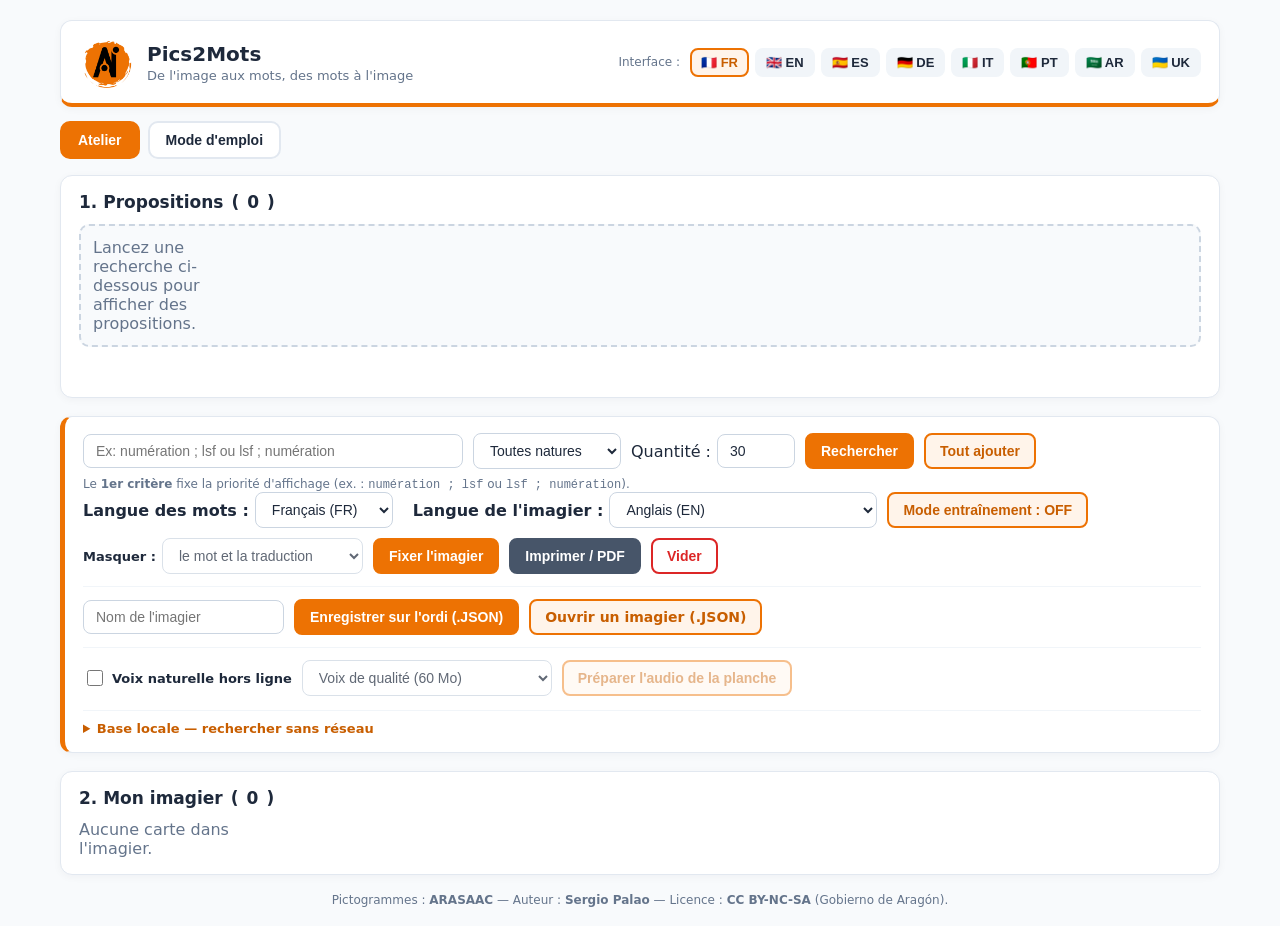
<file: index.html>
<!DOCTYPE html>
<html lang="fr">
<head>
  <meta charset="UTF-8" />
  <meta name="viewport" content="width=device-width, initial-scale=1.0" />
  <title>Pics2Mots — pictogrammes ARASAAC</title>

  <!-- Version portable : installation sur Windows, Android et Chromebook -->
  <link rel="manifest" href="manifest.json" />
  <meta name="theme-color" content="#ED7203" />
  <meta name="apple-mobile-web-app-capable" content="yes" />
  <meta name="apple-mobile-web-app-title" content="Pics2Mots" />
  <link rel="icon" type="image/png" sizes="192x192" href="icone-192.png" />
  <link rel="apple-touch-icon" href="icone-192.png" />

  <!-- Feuille de style séparée, pour être modifiée sans toucher au HTML. -->
  <link rel="stylesheet" href="styles/app.css" />
</head>
<body>
  <div class="conteneur">

    <!-- REPRISE DE LA PLANCHE APRÈS FERMETURE -->
    <div id="banniere-reprise" class="banniere-reprise no-print" role="status">
      <span id="ui-banniere-reprise-texte"></span>
      <div class="groupe-boutons">
        <button type="button" id="btn-reprise-neuve" class="btn-contour"></button>
        <button type="button" id="btn-reprise-fermer" title="Fermer">✕</button>
      </div>
    </div>

    <!-- EN-TÊTE LOGO + DRAPEAUX -->
    <header class="entete-asso">
      <div class="marque">
        <span class="logo-cadre" id="logo-cadre">
          <img src="logo.png" alt="Logo de l'association" class="logo-asso"
               onerror="document.getElementById('logo-cadre').classList.add('sans-logo'); this.remove();" />
          <span class="logo-secours" aria-hidden="true">A</span>
        </span>
        <div>
          <h1 id="ui-titre">Pics2Mots</h1>
          <p id="ui-sous-titre">De l'image aux mots, des mots à l'image</p>
        </div>
      </div>

      <div class="barre-drapeaux" aria-label="Langue de l'interface">
        <span id="ui-label-langue-ui">Interface :</span>
        <button type="button" class="btn-drapeau actif" data-ui-lang="fr">🇫🇷 FR</button>
        <button type="button" class="btn-drapeau" data-ui-lang="en">🇬🇧 EN</button>
        <button type="button" class="btn-drapeau" data-ui-lang="es">🇪🇸 ES</button>
        <button type="button" class="btn-drapeau" data-ui-lang="de">🇩🇪 DE</button>
        <button type="button" class="btn-drapeau" data-ui-lang="it">🇮🇹 IT</button>
        <button type="button" class="btn-drapeau" data-ui-lang="pt">🇵🇹 PT</button>
        <button type="button" class="btn-drapeau" data-ui-lang="ar">🇸🇦 AR</button>
        <button type="button" class="btn-drapeau" data-ui-lang="uk">🇺🇦 UK</button>
      </div>
    </header>

    <!-- ONGLETS ATELIER / MODE D'EMPLOI -->
    <nav class="barre-onglets" aria-label="Sections de l'outil">
      <button type="button" id="tab-atelier" class="btn-onglet actif" data-tab="atelier">Atelier</button>
      <button type="button" id="tab-emploi" class="btn-onglet" data-tab="emploi">Mode d'emploi</button>
    </nav>

    <!-- VUE 1 : ATELIER -->
    <div id="vue-atelier">
      <!-- 1. PROPOSITIONS EN HAUT -->
      <section class="panneau no-print">
        <h2>
          <span id="ui-titre-propositions">1. Propositions</span>
          (<span id="compteur-choix">0</span>)
        </h2>
        <div id="catalogue" class="catalogue">
          <p class="muted" id="ui-aide-propositions">Lancez une recherche ci-dessous pour afficher des propositions.</p>
        </div>
        <div id="ai-inspecteur-tags" class="inspecteur-tags"></div>
      </section>

      <!-- 2. RECHERCHE, LANGUE CIBLE, ENTRAÎNEMENT & SAUVEGARDE AU MILIEU -->
      <section class="panneau panneau-centre no-print">
        <div class="ligne">
          <input type="text" id="input-theme" class="theme-input" list="datalist-tags" placeholder="Ex: numération ; lsf ou lsf ; numération" />
          <datalist id="datalist-tags"></datalist>

          <select id="select-nature">
            <option value="all" id="opt-nat-all">Toutes natures</option>
            <option value="3" id="opt-nat-3">Verbes (infinitif)</option>
            <option value="2" id="opt-nat-2">Noms communs</option>
            <option value="4" id="opt-nat-4">Adjectifs</option>
          </select>

          <label>
            <span id="ui-label-qte">Quantité :</span>
            <input type="number" id="input-limite" value="30" min="5" max="200" />
          </label>

          <button type="button" id="btn-chercher" class="btn">Rechercher</button>
          <button type="button" id="btn-tout-ajouter" class="btn btn-contour">Tout ajouter</button>
        </div>
        <p class="astuce-recherche" id="ui-astuce-recherche">
          Le <strong>1er critère</strong> fixe la priorité d'affichage (ex. : <code>numération ; lsf</code> ou <code>lsf ; numération</code>).
        </p>

        <div class="ligne">
          <label>
            <strong id="ui-label-langue-mots">Langue des mots :</strong>
            <select id="select-langue-mots" title="Langue dans laquelle s'écrivent les mots des pictogrammes, quelle que soit la langue de la recherche.">
              <option value="fr">Français (FR)</option>
              <option value="en">Anglais (EN)</option>
              <option value="es">Espagnol (ES)</option>
              <option value="de">Allemand (DE)</option>
              <option value="it">Italien (IT)</option>
              <option value="pt">Portugais (PT)</option>
              <option value="ar">Arabe (AR)</option>
              <option value="uk">Ukrainien (UK)</option>
            </select>
          </label>

          <button type="button" id="btn-harmoniser-mots" class="btn btn-contour" style="display:none;">Harmoniser les mots</button>
          <span id="etat-harmonisation" class="astuce-recherche"></span>

          <label>
            <strong id="ui-label-langue-cible">Langue de l'imagier :</strong>
            <select id="select-langue">
              <option value="none" id="opt-langue-aucune">Langue unique — pas de traduction</option>
              <option value="en" selected>Anglais (EN)</option>
              <option value="es">Espagnol (ES)</option>
              <option value="de">Allemand (DE)</option>
              <option value="it">Italien (IT)</option>
              <option value="pt">Portugais (PT)</option>
              <option value="ar">Arabe (AR)</option>
              <option value="uk">Ukrainien (UK)</option>
            </select>
          </label>

          <button type="button" id="btn-entrainement" class="btn btn-contour">Mode entraînement : OFF</button>

          <label class="audio-option">
            <span id="ui-label-masquage">Masquer :</span>
            <select id="select-masquage">
              <option value="deux" id="opt-masq-deux">le mot et la traduction</option>
              <option value="source" id="opt-masq-source">le mot (langue de travail)</option>
              <option value="cible" id="opt-masq-cible">la traduction</option>
            </select>
          </label>

          <button type="button" id="btn-fixer" class="btn">Fixer l'imagier</button>
          <button type="button" id="btn-imprimer" class="btn btn-neutre">Imprimer / PDF</button>
          <button type="button" id="btn-vider" class="btn btn-danger">Vider</button>
        </div>

        <div class="ligne">
          <input type="text" id="nom-imagier" placeholder="Nom de l'imagier" />
          <button type="button" id="btn-save-ordi" class="btn">Enregistrer sur l'ordi (.JSON)</button>
          <label class="btn btn-contour btn-fichier">
            <span id="ui-btn-ouvrir">Ouvrir un imagier (.JSON)</span>
            <input type="file" id="input-load-ordi" accept=".json" style="display:none;" />
          </label>
        </div>

        <div class="ligne">
          <label class="audio-option">
            <input type="checkbox" id="chk-audio-piper" />
            <span id="ui-label-audio-piper">Voix naturelle hors ligne</span>
          </label>

          <select id="select-profil-audio">
            <option value="medium" id="opt-audio-medium">Voix de qualité (60 Mo)</option>
            <option value="low" id="opt-audio-low">Voix légère pour tablette (27 Mo)</option>
          </select>

          <button type="button" id="btn-preparer-audio" class="btn btn-contour">Préparer l'audio de la planche</button>
        </div>

        <div class="progression-audio" id="zone-progression-audio">
          <div class="barre-audio"><i id="barre-audio"></i></div>
          <span id="etat-preparation-audio"></span>
        </div>

        <p class="astuce-recherche" id="etat-audio"></p>

        <details class="bloc-base-locale no-print" id="details-base-locale">
          <summary id="ui-base-locale-titre">Base locale — rechercher sans réseau</summary>
          <p class="astuce-recherche" id="ui-base-locale-aide">
            Chaque catalogue est téléchargé une seule fois, puis conservé sur l'appareil. Les recherches
            suivantes ne sollicitent plus le site d'ARASAAC et fonctionnent hors connexion.
          </p>

          <table class="table-base-locale">
            <thead>
              <tr>
                <th>Langue</th>
                <th>État</th>
                <th class="col-poids">Poids</th>
                <th>Dernière mise à jour</th>
                <th></th>
              </tr>
            </thead>
            <tbody id="corps-base-locale"></tbody>
          </table>

          <div class="ligne-boutons">
            <button type="button" id="btn-tout-telecharger" class="btn btn-contour">Tout télécharger (51 Mo)</button>
            <button type="button" id="btn-verifier-bases" class="btn btn-contour">Vérifier les mises à jour</button>
            <span id="etat-base-locale" class="astuce-recherche"></span>
          </div>
        </details>
      </section>

      <!-- 3. IMAGIER EN BAS -->
      <section class="panneau" id="panel-imagier">
        <h2>
          <span id="ui-titre-imagier">2. Mon imagier</span>
          (<span id="compteur-imagier">0</span>)
          <span id="badge-fixe" class="badge" style="display:none;">Fixé</span>
          <span id="badge-train" class="badge" style="display:none;">Entraînement</span>
        </h2>
        <div id="grille" class="grille-imagier"></div>
      </section>
    </div>

    <!-- VUE 2 : MODE D'EMPLOI -->
    <section id="vue-mode-emploi" class="panneau" style="display:none;">
      <h2 id="ui-guide-titre">Mode d'emploi de Pics2Mots</h2>
      <p class="muted" id="ui-guide-intro">
        Retrouvez ici comment composer une planche, exploiter le moteur de recherche et enregistrer vos imagiers.
      </p>

      <!-- Le contenu est produit par js/app.js dans la langue de l'interface. -->
      <div class="guide-grille" id="guide-contenu"></div>
    </section>

    <p class="licence-pied">
      Pictogrammes : <strong>ARASAAC</strong> — Auteur : <strong>Sergio Palao</strong> — Licence : <strong>CC BY-NC-SA</strong> (Gobierno de Aragón).
    </p>
  </div>

  <!-- Modules : données, catalogue local, audio, application.
       Servir le dossier en http(s) pour l'installation et le hors-ligne. -->
  <script src="js/donnees.js"></script>
  <script src="js/catalogue.js"></script>
  <script src="js/audio.js"></script>
  <script src="js/app.js"></script>
</body>
</html>
</file>
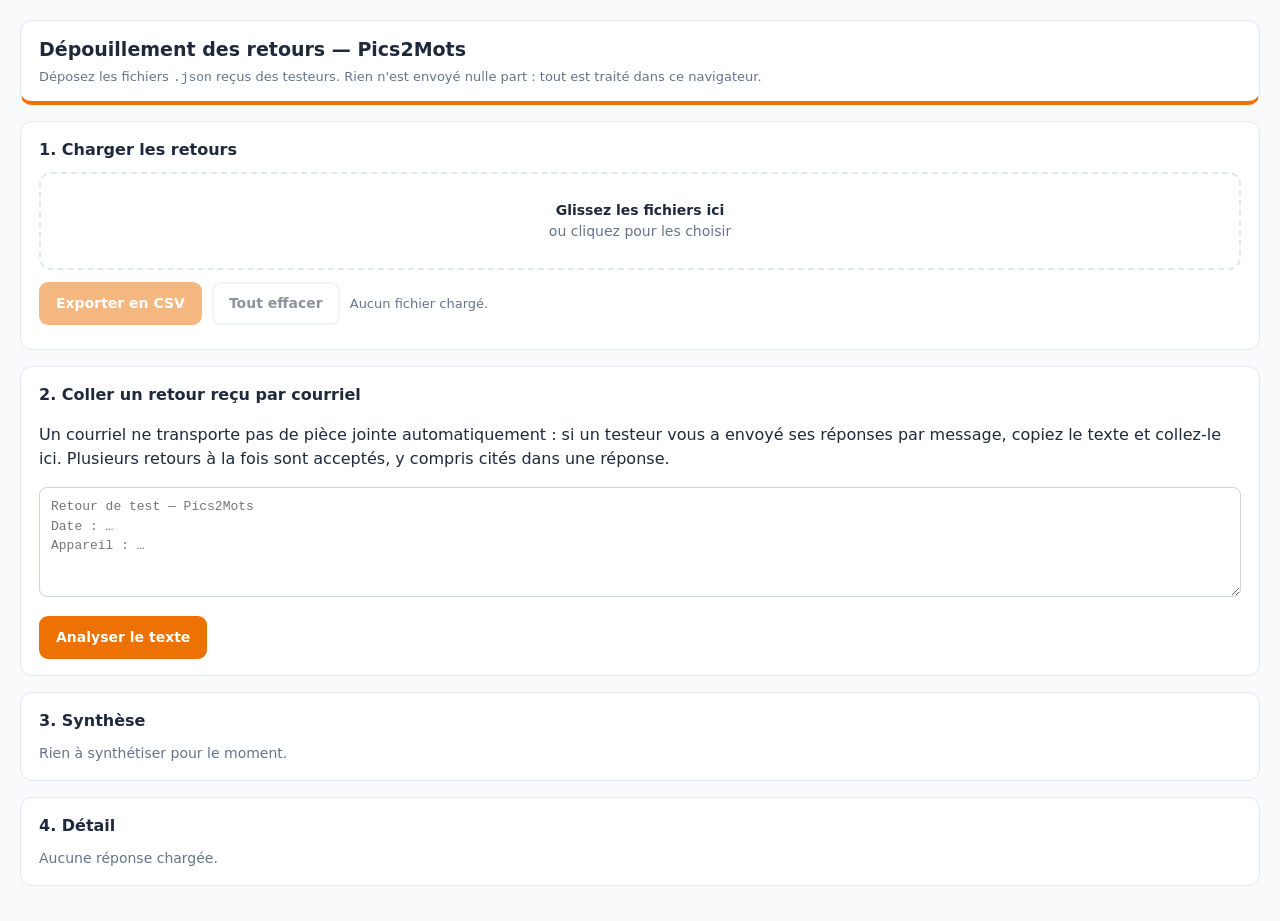
<file: depouillement.html>
<!DOCTYPE html>
<html lang="fr">
<head>
  <meta charset="UTF-8" />
  <meta name="viewport" content="width=device-width, initial-scale=1.0" />
  <title>Pics2Mots — dépouillement des retours</title>
  <meta name="robots" content="noindex" />
  <style>
    :root {
      --orange: #ED7203;
      --orange-fonce: #c85e00;
      --orange-doux: #fff4ea;
      --texte: #1e293b;
      --muted: #64748b;
      --fond: #f8fafc;
      --bordure: #e2e8f0;
      --vert: #0f7b46;
      --rouge: #b91c1c;
    }
    * { box-sizing: border-box; }
    body {
      font-family: system-ui, -apple-system, "Segoe UI", Roboto, sans-serif;
      margin: 0; padding: 20px; background: var(--fond); color: var(--texte);
      line-height: 1.5;
    }
    .conteneur { max-width: 1400px; margin: 0 auto; }
    header.entete {
      background: #fff; border: 1px solid var(--bordure);
      border-bottom: 4px solid var(--orange); border-radius: 12px;
      padding: 14px 18px; margin-bottom: 16px;
    }
    header.entete h1 { margin: 0; font-size: 19px; }
    header.entete p { margin: 3px 0 0; font-size: 13px; color: var(--muted); }
    section {
      background: #fff; border: 1px solid var(--bordure); border-radius: 12px;
      padding: 16px 18px; margin-bottom: 16px;
    }
    h2 { margin: 0 0 10px; font-size: 16px; }
    .depot {
      border: 2px dashed var(--bordure); border-radius: 12px;
      padding: 26px; text-align: center; color: var(--muted); font-size: 14px;
      transition: all .12s ease; cursor: pointer;
    }
    .depot.survol { border-color: var(--orange); background: var(--orange-doux); color: var(--orange-fonce); }
    .depot strong { color: var(--texte); }
    textarea {
      width: 100%; min-height: 110px; font: inherit; font-size: 13px;
      border: 1px solid #cbd5e1; border-radius: 8px; padding: 9px 11px;
      background: #fff; color: var(--texte); resize: vertical;
      font-family: ui-monospace, Consolas, monospace;
    }
    textarea:focus { outline: 2px solid var(--orange); border-color: var(--orange); }
    button {
      font: inherit; font-size: 14px; font-weight: 700; cursor: pointer;
      border-radius: 9px; padding: 9px 15px; border: 2px solid var(--bordure);
      background: #fff; color: var(--texte);
    }
    button:hover:not(:disabled) { border-color: var(--orange); background: var(--orange-doux); }
    button.principal { background: var(--orange); border-color: var(--orange); color: #fff; }
    button.principal:hover:not(:disabled) { background: var(--orange-fonce); border-color: var(--orange-fonce); }
    button:disabled { opacity: .5; cursor: not-allowed; }
    .boutons { display: flex; gap: 10px; flex-wrap: wrap; align-items: center; margin-top: 12px; }
    .etat { font-size: 13px; color: var(--muted); }
    .etat.erreur { color: var(--rouge); }
    table { width: 100%; border-collapse: collapse; font-size: 13px; }
    th, td { text-align: left; padding: 7px 8px; border-bottom: 1px solid #f1f5f9; vertical-align: top; }
    th {
      font-size: 11px; text-transform: uppercase; letter-spacing: .03em;
      color: var(--muted); position: sticky; top: 0; background: #fff;
    }
    td.num { text-align: right; font-variant-numeric: tabular-nums; }
    .tableau { overflow: auto; max-height: 60vh; }
    .synthese { display: flex; gap: 22px; flex-wrap: wrap; }
    .synthese div { font-size: 14px; }
    .synthese strong { font-size: 20px; color: var(--orange-fonce); display: block; }
    .vide { color: var(--muted); font-size: 14px; margin: 0; }
    .liste-erreurs { font-size: 13px; color: var(--rouge); margin: 8px 0 0; padding-left: 18px; }
  </style>
</head>
<body>
  <div class="conteneur">

    <header class="entete">
      <h1>Dépouillement des retours — Pics2Mots</h1>
      <p>Déposez les fichiers <code>.json</code> reçus des testeurs. Rien n'est envoyé nulle part :
      tout est traité dans ce navigateur.</p>
    </header>

    <section>
      <h2>1. Charger les retours</h2>
      <div class="depot" id="depot">
        <strong>Glissez les fichiers ici</strong><br />
        ou cliquez pour les choisir
        <input type="file" id="fichiers" accept=".json,application/json" multiple hidden />
      </div>
      <div class="boutons">
        <button type="button" class="principal" id="btn-csv" disabled>Exporter en CSV</button>
        <button type="button" id="btn-vider" disabled>Tout effacer</button>
        <span class="etat" id="etat">Aucun fichier chargé.</span>
      </div>
      <ul class="liste-erreurs" id="erreurs"></ul>
    </section>

    <section>
      <h2>2. Coller un retour reçu par courriel</h2>
      <p class="aide">
        Un courriel ne transporte pas de pièce jointe automatiquement : si un testeur vous a
        envoyé ses réponses par message, copiez le texte et collez-le ici. Plusieurs retours
        à la fois sont acceptés, y compris cités dans une réponse.
      </p>
      <textarea id="texte-colle" placeholder="Retour de test — Pics2Mots&#10;Date : …&#10;Appareil : …"></textarea>
      <div class="boutons">
        <button type="button" class="principal" id="btn-analyser">Analyser le texte</button>
      </div>
    </section>

    <section>
      <h2>3. Synthèse</h2>
      <div class="synthese" id="synthese">
        <p class="vide">Rien à synthétiser pour le moment.</p>
      </div>
    </section>

    <section>
      <h2>4. Détail</h2>
      <div class="tableau" id="tableau">
        <p class="vide">Aucune réponse chargée.</p>
      </div>
    </section>

  </div>

  <script>
  (function () {
    "use strict";

    const elDepot = document.getElementById("depot");
    const elFichiers = document.getElementById("fichiers");
    const elEtat = document.getElementById("etat");
    const elErreurs = document.getElementById("erreurs");
    const elSynthese = document.getElementById("synthese");
    const elTableau = document.getElementById("tableau");
    const elBtnCsv = document.getElementById("btn-csv");
    const elBtnVider = document.getElementById("btn-vider");

    const retours = [];

    const LIBELLES = {
      pc: "PC Windows",
      "android-tablette": "Tablette Android",
      "android-mobile": "Téléphone Android",
      chromebook: "Chromebook",
      ipad: "iPad",
      autre: "Autre"
    };

    const LIBELLES_AUDIO = {
      audioTeste: {
        "preparee": "oui, préparée",
        "sans-preparation": "oui, sans préparation",
        "non-teste": "non"
      },
      audioPreference: {
        naturelle: "voix naturelle",
        navigateur: "voix de l'appareil",
        equivalentes: "équivalentes",
        "pas-compare": "non comparé"
      },
      audioTelechargement: {
        acceptable: "acceptable",
        "trop-lourd": "trop lourd",
        "pas-concerne": "pas concerné"
      }
    };

    const COLONNES = [
      ["horodatage", "Date"],
      ["appareil", "Appareil"],
      ["navigateur", "Navigateur"],
      ["ecran", "Écran"],
      ["installe", "Installée"],
      ["installation", "Installation"],
      ["horsLigne", "Hors ligne"],
      ["noteGlobale", "Note"],
      ["priseEnMain", "Prise en main"],
      ["recherche", "Recherche"],
      ["entrainement", "Entraînement"],
      ["audioTeste", "Audio testé"],
      ["audioPreference", "Préférence audio"],
      ["audioNoteNavigateur", "Voix appareil"],
      ["audioNoteNaturelle", "Voix naturelle"],
      ["audioTelechargement", "Poids de la voix"],
      ["audioPrononciation", "Prononciation"],
      ["gene", "Gêné par"],
      ["manque", "Manque"],
      ["probleme", "Problème"],
      ["testeur", "Testeur"]
    ];

    function valeur(retour, cle) {
      const r = retour.reponses || {};
      const t = retour.technique || {};
      switch (cle) {
        case "horodatage": return retour.horodatage ? new Date(retour.horodatage).toLocaleString("fr-FR") : "";
        case "appareil": return LIBELLES[r.appareil] || r.appareil || "";
        case "navigateur": return t.navigateur || "";
        case "ecran": return t.ecran || "";
        case "installe": return t.installe ? "oui" : "non";
        default:
          if (LIBELLES_AUDIO[cle]) {
            return LIBELLES_AUDIO[cle][r[cle]] || r[cle] || "";
          }
          return r[cle] === undefined || r[cle] === null ? "" : String(r[cle]);
      }
    }

    function ajouter(retour) {
      const empreinte = (retour.horodatage || "") + "|" + JSON.stringify(retour.reponses || {});
      if (retours.some(r => r.__empreinte === empreinte)) return false;
      retour.__empreinte = empreinte;
      retours.push(retour);
      return true;
    }

    function chargerFichiers(liste) {
      const fichiers = Array.from(liste || []);
      if (!fichiers.length) return;

      elErreurs.innerHTML = "";
      let restants = fichiers.length;
      let ajoutes = 0;
      const rejets = [];

      fichiers.forEach(fichier => {
        const lecteur = new FileReader();
        lecteur.onload = () => {
          try {
            const donnees = JSON.parse(lecteur.result);
            const tableau = Array.isArray(donnees) ? donnees : [donnees];
            tableau.forEach(element => {
              if (element && element.outil === "Pics2Mots" && element.reponses) {
                if (ajouter(element)) ajoutes++;
              } else {
                rejets.push(fichier.name);
              }
            });
          } catch (erreur) {
            rejets.push(fichier.name);
          } finally {
            restants--;
            if (restants === 0) terminer(ajoutes, rejets);
          }
        };
        lecteur.onerror = () => {
          rejets.push(fichier.name);
          restants--;
          if (restants === 0) terminer(ajoutes, rejets);
        };
        lecteur.readAsText(fichier);
      });
    }

    function terminer(ajoutes, rejets) {
      elEtat.className = "etat" + (rejets.length ? " erreur" : "");
      elEtat.textContent = ajoutes + " retour(s) ajouté(s)"
        + (rejets.length ? " · " + rejets.length + " fichier(s) ignoré(s)" : "")
        + " · " + retours.length + " au total";

      if (rejets.length) {
        elErreurs.innerHTML = [...new Set(rejets)]
          .map(nom => "<li>" + nom + " : ce n'est pas un fichier de retour Pics2Mots.</li>")
          .join("");
      }

      afficher();
    }

    /* ---------- retours reçus par courriel ---------- */

    const APPAR_INVERSE = {};
    Object.entries(LIBELLES).forEach(([code, libelle]) => {
      APPAR_INVERSE[libelle.toLowerCase()] = code;
    });

    const AUDIO_TESTE_INVERSE = {
      "oui, après préparation": "preparee",
      "oui, sans préparation": "sans-preparation",
      "non testé": "non-teste"
    };

    function versIso(texte) {
      const m = String(texte).match(/(\d{2})\/(\d{2})\/(\d{4})(?:[ ,]+(\d{1,2}):(\d{2}))?/);
      if (!m) return new Date().toISOString();
      const [, jour, mois, annee, heure, minute] = m;
      return new Date(annee + "-" + mois + "-" + jour + "T"
        + String(heure || "12").padStart(2, "0") + ":"
        + String(minute || "00").padStart(2, "0") + ":00").toISOString();
    }

    function analyserBloc(brut) {
      // Un message transféré est préfixé par « > » : on nettoie avant lecture.
      const bloc = brut.replace(/^[ \t]*>[ >]*/gm, "");

      const champ = (etiquette) => {
        const m = bloc.match(new RegExp("^" + etiquette + "\\s*:\\s*(.*)$", "im"));
        return m ? m[1].trim() : "";
      };

      const note = (valeur) => {
        const m = String(valeur).match(/(\d)\s*\/\s*5/);
        return m ? m[1] : "";
      };

      const releve = champ("Relevé");
      const navigateur = (releve.match(/^([^,]+)/) || [])[1] || "";
      const ecran = (releve.match(/écran\s+([0-9]+x[0-9]+)/) || [])[1] || "";
      const installe = /installée/.test(releve);

      const appareilTexte = champ("Appareil").toLowerCase();
      const audioTexte = champ("Audio[^:]*");
      const prononciation = champ("Prononciation");

      return {
        outil: "Pics2Mots",
        version: 1,
        horodatage: versIso(champ("Date")),
        source: "courriel",
        technique: { navigateur: navigateur, ecran: ecran, installe: installe },
        reponses: {
          appareil: APPAR_INVERSE[appareilTexte] || "",
          installation: champ("Installation"),
          horsLigne: champ("Ouverture hors connexion"),
          noteGlobale: note(champ("Note globale")),
          priseEnMain: note(champ("Prise en main")),
          recherche: note(champ("Recherche")),
          entrainement: champ("Mode entraînement"),
          audioTeste: AUDIO_TESTE_INVERSE[audioTexte.toLowerCase()]
            || (/non test/i.test(audioTexte) ? "non-teste" : ""),
          audioPreference: champ("Préférence après comparaison"),
          audioNoteNavigateur: note(champ("Note de la voix de l'appareil")),
          audioNoteNaturelle: note(champ("Note de la voix naturelle")),
          audioTelechargement: champ("Téléchargement de la voix"),
          audioPrononciation: /rien à signaler/i.test(prononciation) ? "" : prononciation,
          gene: champ("Ce qui a gêné"),
          manque: champ("Ce qui manque"),
          probleme: champ("Problème rencontré"),
          testeur: champ("Testeur")
        }
      };
    }

    document.getElementById("btn-analyser").addEventListener("click", () => {
      const zone = document.getElementById("texte-colle");
      const texte = zone.value;
      if (!texte.trim()) {
        elEtat.className = "etat erreur";
        elEtat.textContent = "Collez d'abord le texte d'un message.";
        return;
      }

      const blocs = texte
        .split(/Retour de test\s*[—–-]\s*Pics2Mots/gi)
        .map(bloc => bloc.trim())
        .filter(Boolean);

      if (!blocs.length) {
        elEtat.className = "etat erreur";
        elEtat.textContent = "Aucun retour reconnu dans ce texte : il doit commencer par "
          + "« Retour de test — Pics2Mots ».";
        return;
      }

      let ajoutes = 0;
      blocs.forEach(bloc => {
        if (ajouter(analyserBloc(bloc))) ajoutes++;
      });

      zone.value = "";
      terminer(ajoutes, []);
    });

    function moyenne(cle) {
      const notes = retours
        .map(r => Number((r.reponses || {})[cle]))
        .filter(n => n > 0);
      if (!notes.length) return null;
      return (notes.reduce((a, b) => a + b, 0) / notes.length).toFixed(1);
    }

    function afficher() {
      elBtnCsv.disabled = retours.length === 0;
      elBtnVider.disabled = retours.length === 0;

      if (!retours.length) {
        elSynthese.innerHTML = '<p class="vide">Rien à synthétiser pour le moment.</p>';
        elTableau.innerHTML = '<p class="vide">Aucune réponse chargée.</p>';
        return;
      }

      const parAppareil = {};
      retours.forEach(r => {
        const a = (r.reponses || {}).appareil || "autre";
        parAppareil[a] = (parAppareil[a] || 0) + 1;
      });

      const installes = retours.filter(r => (r.reponses || {}).installation === "oui").length;
      const horsLigne = retours.filter(r => (r.reponses || {}).horsLigne === "oui").length;

      /* L'indicateur qui décide de l'avenir de la couche audio : parmi ceux qui
         ont réellement comparé les deux voix, combien préfèrent la naturelle ? */
      const audioTestes = retours.filter(r => {
        const v = (r.reponses || {}).audioTeste;
        return v && v !== "non-teste";
      }).length;
      const compares = retours.filter(r =>
        ["naturelle", "navigateur", "equivalentes"].includes((r.reponses || {}).audioPreference)
      );
      const prefNaturelle = compares.filter(r => r.reponses.audioPreference === "naturelle").length;
      const prefNavigateur = compares.filter(r => r.reponses.audioPreference === "navigateur").length;

      const bloc = (titre, valeur) => "<div><strong>" + valeur + "</strong>" + titre + "</div>";

      elSynthese.innerHTML =
        bloc("retour(s)", retours.length)
        + bloc("note globale moyenne", moyenne("noteGlobale") || "—")
        + bloc("prise en main moyenne", moyenne("priseEnMain") || "—")
        + bloc("recherche moyenne", moyenne("recherche") || "—")
        + bloc("installation réussie", installes + "/" + retours.length)
        + bloc("hors ligne vérifié", horsLigne + "/" + retours.length)
        + "<div style='flex-basis:100%'></div>"
        + bloc("audio testé", audioTestes + "/" + retours.length)
        + bloc("préfèrent la voix naturelle", prefNaturelle + "/" + compares.length)
        + bloc("préfèrent la voix de l'appareil", prefNavigateur + "/" + compares.length)
        + bloc("note voix de l'appareil", moyenne("audioNoteNavigateur") || "—")
        + bloc("note voix naturelle", moyenne("audioNoteNaturelle") || "—")
        + "<div style='flex-basis:100%'></div>"
        + Object.entries(parAppareil)
            .map(([code, nombre]) => bloc((LIBELLES[code] || code).toLowerCase(), nombre))
            .join("");

      elTableau.innerHTML = "<table><thead><tr>"
        + COLONNES.map(([, titre]) => "<th>" + titre + "</th>").join("")
        + "</tr></thead><tbody>"
        + retours.map(retour => "<tr>"
            + COLONNES.map(([cle]) => {
                const brut = valeur(retour, cle);
                const court = brut.length > 90 ? brut.slice(0, 90) + "…" : brut;
                return "<td title='" + echapperHtml(brut) + "'>" + echapperHtml(court) + "</td>";
              }).join("")
            + "</tr>").join("")
        + "</tbody></table>";
    }

    function echapperHtml(texte) {
      return String(texte === undefined || texte === null ? "" : texte)
        .replace(/&/g, "&amp;")
        .replace(/</g, "&lt;")
        .replace(/>/g, "&gt;")
        .replace(/"/g, "&quot;")
        .replace(/'/g, "&#39;");
    }

    function echapperCsv(valeur) {
      return '"' + String(valeur === undefined || valeur === null ? "" : valeur).replace(/"/g, '""') + '"';
    }

    document.getElementById("btn-csv").addEventListener("click", () => {
      const entetes = COLONNES.map(([, titre]) => echapperCsv(titre)).join(";");
      const lignes = retours.map(retour =>
        COLONNES.map(([cle]) => echapperCsv(valeur(retour, cle))).join(";")
      );

      // Le point-virgule et le BOM permettent à Excel en français d'ouvrir
      // le fichier directement, sans assistant d'importation.
      const contenu = "\uFEFF" + [entetes].concat(lignes).join("\r\n");
      const blob = new Blob([contenu], { type: "text/csv;charset=utf-8" });
      const url = URL.createObjectURL(blob);
      const lien = document.createElement("a");
      lien.href = url;
      lien.download = "retours-pics2mots-" + new Date().toISOString().slice(0, 10) + ".csv";
      lien.click();
      URL.revokeObjectURL(url);

      elEtat.className = "etat";
      elEtat.textContent = "CSV exporté (" + retours.length + " ligne(s)).";
    });

    document.getElementById("btn-vider").addEventListener("click", () => {
      retours.length = 0;
      elErreurs.innerHTML = "";
      elEtat.className = "etat";
      elEtat.textContent = "Aucun fichier chargé.";
      afficher();
    });

    elDepot.addEventListener("click", () => elFichiers.click());
    elFichiers.addEventListener("change", () => {
      chargerFichiers(elFichiers.files);
      elFichiers.value = "";
    });

    ["dragenter", "dragover"].forEach(type => {
      elDepot.addEventListener(type, evenement => {
        evenement.preventDefault();
        elDepot.classList.add("survol");
      });
    });

    ["dragleave", "drop"].forEach(type => {
      elDepot.addEventListener(type, evenement => {
        evenement.preventDefault();
        elDepot.classList.remove("survol");
      });
    });

    elDepot.addEventListener("drop", evenement => {
      if (evenement.dataTransfer && evenement.dataTransfer.files) {
        chargerFichiers(evenement.dataTransfer.files);
      }
    });
  })();
  </script>
</body>
</html>
</file>
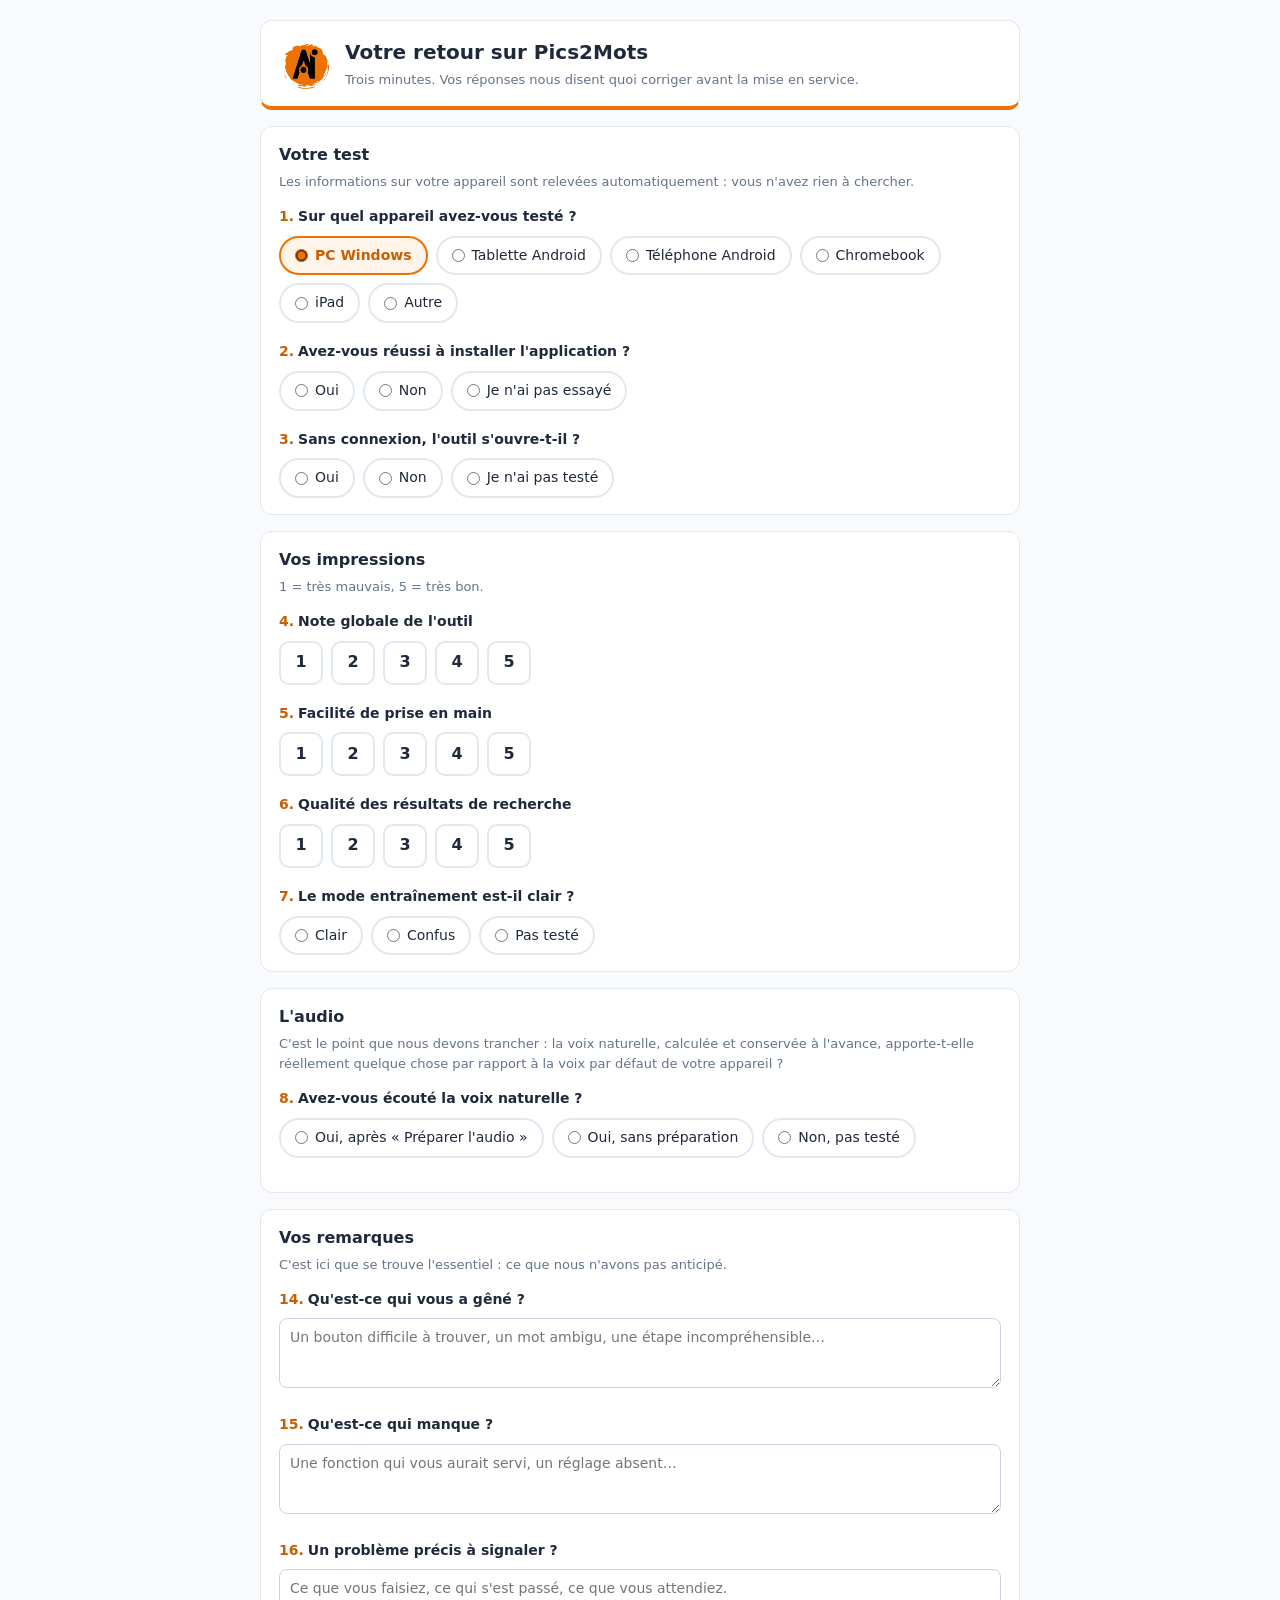
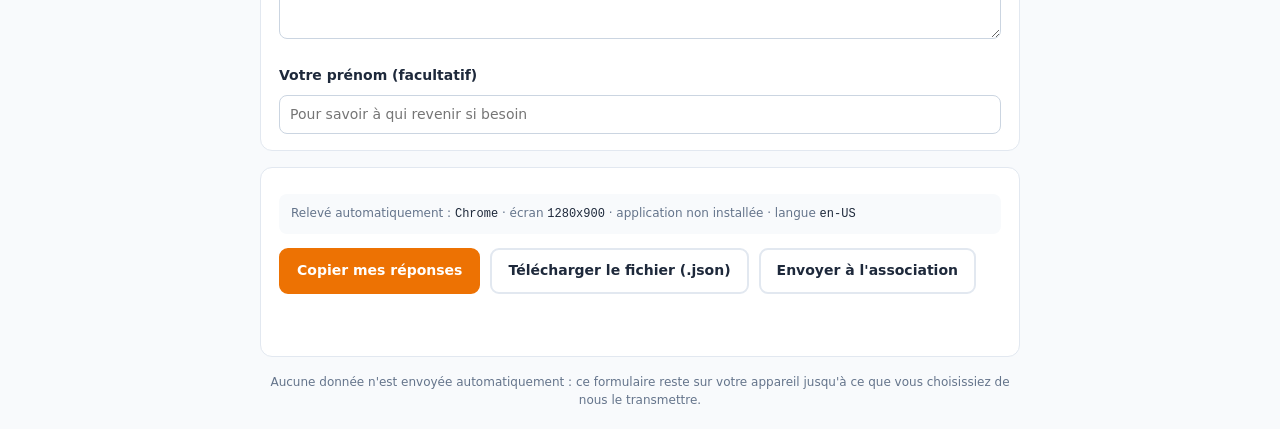
<file: retours.html>
<!DOCTYPE html>
<html lang="fr">
<head>
  <meta charset="UTF-8" />
  <meta name="viewport" content="width=device-width, initial-scale=1.0" />
  <title>Pics2Mots — votre retour de test</title>
  <meta name="robots" content="noindex" />
  <style>
    :root {
      --orange: #ED7203;
      --orange-fonce: #c85e00;
      --orange-doux: #fff4ea;
      --texte: #1e293b;
      --muted: #64748b;
      --fond: #f8fafc;
      --bordure: #e2e8f0;
      --vert: #0f7b46;
      --rouge: #b91c1c;
    }
    * { box-sizing: border-box; }
    body {
      font-family: system-ui, -apple-system, "Segoe UI", Roboto, sans-serif;
      margin: 0; padding: 20px;
      background: var(--fond); color: var(--texte);
      line-height: 1.55;
    }
    .conteneur { max-width: 760px; margin: 0 auto; }
    header.entete {
      background: #fff; border: 1px solid var(--bordure);
      border-bottom: 4px solid var(--orange); border-radius: 12px;
      padding: 16px 18px; margin-bottom: 16px;
      display: flex; align-items: center; gap: 14px; flex-wrap: wrap;
    }
    header.entete img { height: 52px; width: 52px; object-fit: contain; }
    header.entete h1 { margin: 0; font-size: 20px; }
    header.entete p { margin: 2px 0 0; font-size: 13px; color: var(--muted); }
    section {
      background: #fff; border: 1px solid var(--bordure); border-radius: 12px;
      padding: 16px 18px; margin-bottom: 16px;
    }
    section h2 { margin: 0 0 4px; font-size: 16px; }
    section p.aide { margin: 0 0 14px; font-size: 13px; color: var(--muted); }
    fieldset { border: 0; padding: 0; margin: 0 0 18px; }
    fieldset:last-child { margin-bottom: 0; }
    legend { font-weight: 700; font-size: 14px; padding: 0; margin-bottom: 8px; }
    legend .num { color: var(--orange-fonce); margin-right: 4px; }
    .choix { display: flex; flex-wrap: wrap; gap: 8px; }
    .choix label {
      display: inline-flex; align-items: center; gap: 7px;
      border: 2px solid var(--bordure); border-radius: 999px;
      padding: 7px 14px; font-size: 14px; cursor: pointer;
      background: #fff; transition: all .12s ease;
    }
    .choix label:hover { border-color: var(--orange); background: var(--orange-doux); }
    .choix input { accent-color: var(--orange); margin: 0; }
    .choix input:checked + span { font-weight: 700; }
    .choix label:has(input:checked) {
      border-color: var(--orange); background: var(--orange-doux); color: var(--orange-fonce);
    }
    textarea, input[type="text"] {
      width: 100%; font: inherit; font-size: 14px;
      border: 1px solid #cbd5e1; border-radius: 8px; padding: 8px 10px;
      background: #fff; color: var(--texte); resize: vertical;
    }
    textarea { min-height: 70px; }
    textarea:focus, input:focus { outline: 2px solid var(--orange); border-color: var(--orange); }
    .note { display: flex; gap: 8px; flex-wrap: wrap; }
    .note label {
      width: 44px; height: 44px; border: 2px solid var(--bordure); border-radius: 10px;
      display: inline-flex; align-items: center; justify-content: center;
      font-weight: 700; cursor: pointer; background: #fff;
    }
    .note label:hover { border-color: var(--orange); background: var(--orange-doux); }
    .note label:has(input:checked) { background: var(--orange); border-color: var(--orange); color: #fff; }
    .note input { position: absolute; opacity: 0; pointer-events: none; }
    .boutons { display: flex; gap: 10px; flex-wrap: wrap; align-items: center; }
    button {
      font: inherit; font-size: 14px; font-weight: 700; cursor: pointer;
      border-radius: 9px; padding: 10px 16px; border: 2px solid var(--bordure);
      background: #fff; color: var(--texte); transition: all .12s ease;
    }
    button:hover:not(:disabled) { border-color: var(--orange); background: var(--orange-doux); }
    button.principal { background: var(--orange); border-color: var(--orange); color: #fff; }
    button.principal:hover:not(:disabled) { background: var(--orange-fonce); border-color: var(--orange-fonce); }
    button:disabled { opacity: .5; cursor: not-allowed; }
    .etat { font-size: 13px; color: var(--vert); font-weight: 600; min-height: 20px; }
    .etat.erreur { color: var(--rouge); }
    .technique {
      font-size: 12px; color: var(--muted); background: var(--fond);
      border-radius: 8px; padding: 10px 12px; margin-top: 10px;
    }
    .technique code { color: var(--texte); }
    .manquant { outline: 2px solid var(--rouge); border-radius: 8px; }
    details summary { cursor: pointer; font-size: 13px; color: var(--muted); }
    .merci { display: none; }
    .merci.visible { display: block; }
  </style>
</head>
<body>
  <div class="conteneur">

    <header class="entete">
      <img src="logo.png" alt="" onerror="this.style.visibility='hidden'" />
      <div>
        <h1>Votre retour sur Pics2Mots</h1>
        <p>Trois minutes. Vos réponses nous disent quoi corriger avant la mise en service.</p>
      </div>
    </header>

    <form id="formulaire" novalidate>

      <section>
        <h2>Votre test</h2>
        <p class="aide">Les informations sur votre appareil sont relevées automatiquement : vous n'avez rien à chercher.</p>

        <fieldset id="bloc-appareil">
          <legend><span class="num">1.</span>Sur quel appareil avez-vous testé ?</legend>
          <div class="choix" id="choix-appareil"></div>
        </fieldset>

        <fieldset>
          <legend><span class="num">2.</span>Avez-vous réussi à installer l'application ?</legend>
          <div class="choix">
            <label><input type="radio" name="installation" value="oui" /><span>Oui</span></label>
            <label><input type="radio" name="installation" value="non" /><span>Non</span></label>
            <label><input type="radio" name="installation" value="pas-teste" /><span>Je n'ai pas essayé</span></label>
          </div>
        </fieldset>

        <fieldset>
          <legend><span class="num">3.</span>Sans connexion, l'outil s'ouvre-t-il ?</legend>
          <div class="choix">
            <label><input type="radio" name="horsLigne" value="oui" /><span>Oui</span></label>
            <label><input type="radio" name="horsLigne" value="non" /><span>Non</span></label>
            <label><input type="radio" name="horsLigne" value="pas-teste" /><span>Je n'ai pas testé</span></label>
          </div>
        </fieldset>
      </section>

      <section>
        <h2>Vos impressions</h2>
        <p class="aide">1 = très mauvais, 5 = très bon.</p>

        <fieldset id="bloc-note">
          <legend><span class="num">4.</span>Note globale de l'outil</legend>
          <div class="note" data-note="noteGlobale"></div>
        </fieldset>

        <fieldset>
          <legend><span class="num">5.</span>Facilité de prise en main</legend>
          <div class="note" data-note="priseEnMain"></div>
        </fieldset>

        <fieldset>
          <legend><span class="num">6.</span>Qualité des résultats de recherche</legend>
          <div class="note" data-note="recherche"></div>
        </fieldset>

        <fieldset>
          <legend><span class="num">7.</span>Le mode entraînement est-il clair ?</legend>
          <div class="choix">
            <label><input type="radio" name="entrainement" value="clair" /><span>Clair</span></label>
            <label><input type="radio" name="entrainement" value="confus" /><span>Confus</span></label>
            <label><input type="radio" name="entrainement" value="pas-teste" /><span>Pas testé</span></label>
          </div>
        </fieldset>
      </section>

      <section id="section-audio">
        <h2>L'audio</h2>
        <p class="aide">
          C'est le point que nous devons trancher : la voix naturelle, calculée et conservée
          à l'avance, apporte-t-elle réellement quelque chose par rapport à la voix par
          défaut de votre appareil ?
        </p>

        <fieldset id="bloc-audio">
          <legend><span class="num">8.</span>Avez-vous écouté la voix naturelle ?</legend>
          <div class="choix">
            <label><input type="radio" name="audioTeste" value="preparee" /><span>Oui, après « Préparer l'audio »</span></label>
            <label><input type="radio" name="audioTeste" value="sans-preparation" /><span>Oui, sans préparation</span></label>
            <label><input type="radio" name="audioTeste" value="non-teste" /><span>Non, pas testé</span></label>
          </div>
        </fieldset>

        <div id="audio-detail" style="display:none;">
          <p class="aide" style="background:var(--orange-doux);padding:10px 12px;border-radius:8px;">
            Pour juger, prenez une carte et écoutez le <strong>même mot</strong> deux fois :
            d'abord avec la voix de votre appareil (case « Voix naturelle hors ligne »
            décochée), puis avec la voix naturelle (case cochée).
          </p>

          <fieldset id="bloc-audio-preference">
            <legend><span class="num">9.</span>Après cette comparaison, laquelle préférez-vous ?</legend>
            <div class="choix">
              <label><input type="radio" name="audioPreference" value="naturelle" /><span>La voix naturelle</span></label>
              <label><input type="radio" name="audioPreference" value="navigateur" /><span>La voix de mon appareil</span></label>
              <label><input type="radio" name="audioPreference" value="equivalentes" /><span>Les deux se valent</span></label>
              <label><input type="radio" name="audioPreference" value="pas-compare" /><span>Je n'ai pas comparé</span></label>
            </div>
          </fieldset>

          <fieldset>
            <legend><span class="num">10.</span>Note de la voix de votre appareil</legend>
            <div class="note" data-note="audioNoteNavigateur"></div>
          </fieldset>

          <fieldset>
            <legend><span class="num">11.</span>Note de la voix naturelle</legend>
            <div class="note" data-note="audioNoteNaturelle"></div>
          </fieldset>

          <fieldset>
            <legend><span class="num">12.</span>Le téléchargement de la voix (60 Mo, ou 27 Mo en version légère)</legend>
            <div class="choix">
              <label><input type="radio" name="audioTelechargement" value="acceptable" /><span>Acceptable</span></label>
              <label><input type="radio" name="audioTelechargement" value="trop-lourd" /><span>Trop lourd</span></label>
              <label><input type="radio" name="audioTelechargement" value="pas-concerne" /><span>Je n'ai pas eu à le faire</span></label>
            </div>
          </fieldset>

          <fieldset>
            <legend><span class="num">13.</span>Un mot mal prononcé ?</legend>
            <textarea id="audioPrononciation" placeholder="Le mot tel qu'il est prononcé, et ce qu'il faudrait entendre. Exemple : « quatre-vingt-dix » prononcé « quatre-vingt-dix-sept »."></textarea>
          </fieldset>
        </div>
      </section>

      <section>
        <h2>Vos remarques</h2>
        <p class="aide">C'est ici que se trouve l'essentiel : ce que nous n'avons pas anticipé.</p>

        <fieldset>
          <legend><span class="num">14.</span>Qu'est-ce qui vous a gêné ?</legend>
          <textarea id="gene" name="gene" placeholder="Un bouton difficile à trouver, un mot ambigu, une étape incompréhensible…"></textarea>
        </fieldset>

        <fieldset>
          <legend><span class="num">15.</span>Qu'est-ce qui manque ?</legend>
          <textarea id="manque" name="manque" placeholder="Une fonction qui vous aurait servi, un réglage absent…"></textarea>
        </fieldset>

        <fieldset>
          <legend><span class="num">16.</span>Un problème précis à signaler ?</legend>
          <textarea id="probleme" name="probleme" placeholder="Ce que vous faisiez, ce qui s'est passé, ce que vous attendiez."></textarea>
        </fieldset>

        <fieldset>
          <legend>Votre prénom (facultatif)</legend>
          <input type="text" id="testeur" name="testeur" placeholder="Pour savoir à qui revenir si besoin" />
        </fieldset>
      </section>

      <section>
        <div class="technique" id="technique"></div>

        <div class="boutons" style="margin-top:14px;">
          <button type="button" class="principal" id="btn-copier">Copier mes réponses</button>
          <button type="button" id="btn-fichier">Télécharger le fichier (.json)</button>
          <button type="button" id="btn-courriel">Envoyer à l'association</button>
        </div>

        <p class="etat" id="etat" role="status" aria-live="polite"></p>

        <div class="merci" id="merci">
          <p style="margin:0;font-size:14px;">
            <strong>Merci.</strong> Envoyez maintenant vos réponses par courriel ou par message,
            ou transmettez le fichier téléchargé.
          </p>
        </div>
      </section>

    </form>

    <p style="font-size:12px;color:var(--muted);text-align:center;margin:0;">
      Aucune donnée n'est envoyée automatiquement : ce formulaire reste sur votre appareil
      jusqu'à ce que vous choisissiez de nous le transmettre.
    </p>
  </div>

  <script>
  (function () {
    "use strict";

    const CLE_BROUILLON = "pics2mots-retours-brouillon-v1";

    /* Adresse qui reçoit les retours. Une seule ligne à changer ici. */
    const ADRESSE_RETOUR = "bruno.ecard@gmail.com";

    /* Si l'adresse est oubliée ou laissée à l'exemple, le bouton prévient au
       lieu d'envoyer un courriel dans le vide. */
    const ADRESSE_NON_CONFIGUREE = /exemple\.(org|com)|undefined|^\s*$/.test(ADRESSE_RETOUR);

    const elFormulaire = document.getElementById("formulaire");
    const elEtat = document.getElementById("etat");
    const elMerci = document.getElementById("merci");
    const elTechnique = document.getElementById("technique");

    /* ---------- appareil et navigateur ---------- */

    function devinerAppareil() {
      const ua = navigator.userAgent;
      const tactile = navigator.maxTouchPoints > 0;
      if (/iPad/.test(ua) || (/Macintosh/.test(ua) && tactile)) return "ipad";
      if (/Android/.test(ua) && /Mobile/.test(ua)) return "android-mobile";
      if (/Android/.test(ua)) return "android-tablette";
      if (/CrOS/.test(ua)) return "chromebook";
      if (/Windows|Macintosh|Linux/.test(ua)) return "pc";
      return "autre";
    }

    function devinerNavigateur() {
      const ua = navigator.userAgent;
      if (/Edg\//.test(ua)) return "Edge";
      if (/OPR\//.test(ua)) return "Opera";
      if (/Chrome\//.test(ua)) return "Chrome";
      if (/Firefox\//.test(ua)) return "Firefox";
      if (/Safari\//.test(ua)) return "Safari";
      return "inconnu";
    }

    function estInstalle() {
      try {
        return window.matchMedia("(display-mode: standalone)").matches
          || window.navigator.standalone === true;
      } catch (erreur) {
        return false;
      }
    }

    const technique = {
      navigateur: devinerNavigateur(),
      ecran: window.screen ? window.screen.width + "x" + window.screen.height : "?",
      installe: estInstalle(),
      langue: navigator.language || "?",
      agent: navigator.userAgent
    };

    elTechnique.innerHTML = "Relevé automatiquement : <code>"
      + technique.navigateur + "</code> · écran <code>" + technique.ecran
      + "</code> · application " + (technique.installe ? "installée" : "non installée")
      + " · langue <code>" + technique.langue + "</code>";

    /* ---------- construction des choix ---------- */

    const APPAREILS = [
      ["pc", "PC Windows"],
      ["android-tablette", "Tablette Android"],
      ["android-mobile", "Téléphone Android"],
      ["chromebook", "Chromebook"],
      ["ipad", "iPad"],
      ["autre", "Autre"]
    ];

    const zoneAppareil = document.getElementById("choix-appareil");
    zoneAppareil.innerHTML = APPAREILS.map(([valeur, libelle]) => `
      <label><input type="radio" name="appareil" value="${valeur}" /><span>${libelle}</span></label>
    `).join("");

    document.querySelectorAll(".note").forEach(zone => {
      const champ = zone.dataset.note;
      let morceaux = "";
      for (let i = 1; i <= 5; i++) {
        morceaux += `<label><input type="radio" name="${champ}" value="${i}" /><span>${i}</span></label>`;
      }
      zone.innerHTML = morceaux;
    });

    /* ---------- pré-remplissage ---------- */

    const appareilDevine = devinerAppareil();
    const radioDevine = document.querySelector('input[name="appareil"][value="' + appareilDevine + '"]');
    if (radioDevine) radioDevine.checked = true;

    /* ---------- brouillon ---------- */

    function lireChamps() {
      const lire = (nom) => {
        const coche = document.querySelector('input[name="' + nom + '"]:checked');
        return coche ? coche.value : "";
      };

      const champs = {
        appareil: lire("appareil"),
        installation: lire("installation"),
        horsLigne: lire("horsLigne"),
        entrainement: lire("entrainement"),
        noteGlobale: lire("noteGlobale"),
        priseEnMain: lire("priseEnMain"),
        recherche: lire("recherche"),
        audioTeste: lire("audioTeste"),
        audioPreference: lire("audioPreference"),
        audioNoteNavigateur: lire("audioNoteNavigateur"),
        audioNoteNaturelle: lire("audioNoteNaturelle"),
        audioTelechargement: lire("audioTelechargement"),
        audioPrononciation: document.getElementById("audioPrononciation").value.trim(),
        gene: document.getElementById("gene").value.trim(),
        manque: document.getElementById("manque").value.trim(),
        probleme: document.getElementById("probleme").value.trim(),
        testeur: document.getElementById("testeur").value.trim()
      };

      /* Si l'audio n'a pas été testé, les réponses détaillées n'ont pas de sens :
         on les vide pour ne pas fausser les moyennes au dépouillement. */
      if (!champs.audioTeste || champs.audioTeste === "non-teste") {
        champs.audioPreference = "";
        champs.audioNoteNavigateur = "";
        champs.audioNoteNaturelle = "";
        champs.audioTelechargement = "";
        champs.audioPrononciation = "";
      }

      return champs;
    }

    function ecrireBrouillon() {
      try {
        window.localStorage.setItem(CLE_BROUILLON, JSON.stringify(lireChamps()));
      } catch (erreur) { /* stockage indisponible : sans importance */ }
    }

    function restaurerBrouillon() {
      let brut = null;
      try { brut = window.localStorage.getItem(CLE_BROUILLON); } catch (erreur) { return; }
      if (!brut) return;
      let brouillon = null;
      try { brouillon = JSON.parse(brut); } catch (erreur) { return; }
      if (!brouillon || typeof brouillon !== "object") return;

      ["appareil", "installation", "horsLigne", "entrainement",
       "noteGlobale", "priseEnMain", "recherche",
       "audioTeste", "audioPreference", "audioNoteNavigateur",
       "audioNoteNaturelle", "audioTelechargement"].forEach(nom => {
        if (!brouillon[nom]) return;
        const choix = document.querySelector('input[name="' + nom + '"][value="' + brouillon[nom] + '"]');
        if (choix) choix.checked = true;
      });
      ["gene", "manque", "probleme", "testeur", "audioPrononciation"].forEach(nom => {
        if (typeof brouillon[nom] === "string" && brouillon[nom]) {
          document.getElementById(nom).value = brouillon[nom];
        }
      });
    }

    restaurerBrouillon();

    /* Le détail audio n'apparaît que si le testeur a réellement écouté la voix
       naturelle : sinon le questionnaire paraît plus court, et des réponses
       sans objet ne viennent pas fausser les moyennes. */
    const elAudioDetail = document.getElementById("audio-detail");

    function majZoneAudio() {
      const coche = document.querySelector('input[name="audioTeste"]:checked');
      elAudioDetail.style.display = (coche && coche.value !== "non-teste") ? "block" : "none";
    }

    document.querySelectorAll('input[name="audioTeste"]').forEach(radio => {
      radio.addEventListener("change", majZoneAudio);
    });
    majZoneAudio();

    elFormulaire.addEventListener("input", ecrireBrouillon);
    elFormulaire.addEventListener("change", ecrireBrouillon);

    /* ---------- validation et résumé ---------- */

    function libelleAppareil(valeur) {
      const trouve = APPAREILS.find(([v]) => v === valeur);
      return trouve ? trouve[1] : valeur;
    }

    function valider() {
      document.querySelectorAll(".manquant").forEach(el => el.classList.remove("manquant"));
      const champs = lireChamps();
      const manquants = [];
      if (!champs.appareil) manquants.push("bloc-appareil");
      if (!champs.noteGlobale) manquants.push("bloc-note");
      if (!champs.audioTeste) manquants.push("bloc-audio");

      if (!manquants.length) return champs;

      manquants.forEach(id => document.getElementById(id).classList.add("manquant"));
      elEtat.className = "etat erreur";
      elEtat.textContent = "Il manque une réponse indispensable : l'appareil, la note globale, "
        + "et ce que vous avez pensé de l'audio.";
      document.getElementById(manquants[0]).scrollIntoView({ behavior: "smooth", block: "center" });
      return null;
    }

    function construireReponse(champs) {
      return {
        outil: "Pics2Mots",
        version: 1,
        horodatage: new Date().toISOString(),
        technique: technique,
        reponses: champs
      };
    }

    /* Un retour de texte libre sur plusieurs lignes casserait la lecture du
       message par le dépouillement : on le ramène sur une seule ligne. */
    function uneLigne(texte) {
      return String(texte || "").replace(/\s*\n+\s*/g, " / ").trim();
    }

    function resumeTexte(champs) {
      const lignes = [
        "Retour de test — Pics2Mots",
        "Date : " + new Date().toLocaleString("fr-FR"),
        "",
        "Appareil : " + libelleAppareil(champs.appareil),
        "Relevé : " + technique.navigateur + ", écran " + technique.ecran
          + ", " + (technique.installe ? "application installée" : "navigateur"),
        "",
        "Installation : " + (champs.installation || "non renseigné"),
        "Ouverture hors connexion : " + (champs.horsLigne || "non renseigné"),
        "",
        "Note globale : " + (champs.noteGlobale || "-") + "/5",
        "Prise en main : " + (champs.priseEnMain || "-") + "/5",
        "Recherche : " + (champs.recherche || "-") + "/5",
        "Mode entraînement : " + (champs.entrainement || "non renseigné"),
        ""
      ];

      if (champs.audioTeste && champs.audioTeste !== "non-teste") {
        lignes.push(
          "Audio — voix naturelle testée : "
            + (champs.audioTeste === "preparee" ? "oui, après préparation" : "oui, sans préparation"),
          "Préférence après comparaison : " + (champs.audioPreference || "non renseigné"),
          "Note de la voix de l'appareil : " + (champs.audioNoteNavigateur || "-") + "/5",
          "Note de la voix naturelle : " + (champs.audioNoteNaturelle || "-") + "/5",
          "Téléchargement de la voix : " + (champs.audioTelechargement || "non renseigné"),
          "Prononciation : " + (uneLigne(champs.audioPrononciation) || "rien à signaler"),
          ""
        );
      } else {
        lignes.push("Audio : non testé", "");
      }

      if (champs.gene) lignes.push("Ce qui a gêné : " + uneLigne(champs.gene), "");
      if (champs.manque) lignes.push("Ce qui manque : " + uneLigne(champs.manque), "");
      if (champs.probleme) lignes.push("Problème rencontré : " + uneLigne(champs.probleme), "");
      if (champs.testeur) lignes.push("Testeur : " + uneLigne(champs.testeur));

      return lignes.join("\n");
    }

    function signaler(message, erreur) {
      elEtat.className = "etat" + (erreur ? " erreur" : "");
      elEtat.textContent = message;
      if (!erreur) elMerci.classList.add("visible");
    }

    /* ---------- actions ---------- */

    document.getElementById("btn-copier").addEventListener("click", async () => {
      const champs = valider();
      if (!champs) return;
      const texte = resumeTexte(champs);

      try {
        await navigator.clipboard.writeText(texte);
        signaler("Vos réponses sont copiées : collez-les dans un courriel ou un message.");
        return;
      } catch (erreur) {
        // repli pour les navigateurs sans presse-papiers
      }

      const zone = document.createElement("textarea");
      zone.value = texte;
      zone.style.position = "fixed";
      zone.style.opacity = "0";
      document.body.appendChild(zone);
      zone.select();
      let ok = false;
      try { ok = document.execCommand("copy"); } catch (erreur) { ok = false; }
      document.body.removeChild(zone);

      signaler(ok
        ? "Vos réponses sont copiées : collez-les dans un courriel ou un message."
        : "La copie a échoué : utilisez le bouton de téléchargement du fichier.",
        !ok);
    });

    document.getElementById("btn-fichier").addEventListener("click", () => {
      const champs = valider();
      if (!champs) return;

      const donnees = construireReponse(champs);
      const blob = new Blob([JSON.stringify(donnees, null, 2)], { type: "application/json" });
      const url = URL.createObjectURL(blob);
      const lien = document.createElement("a");
      const date = new Date().toISOString().slice(0, 10);
      lien.href = url;
      lien.download = "retour-pics2mots-" + date + "-" + (champs.appareil || "appareil") + ".json";
      lien.click();
      URL.revokeObjectURL(url);

      signaler("Fichier téléchargé : joignez-le à votre message.");
    });

    document.getElementById("btn-courriel").addEventListener("click", () => {
      const champs = valider();
      if (!champs) return;

      if (ADRESSE_NON_CONFIGUREE) {
        signaler("L'adresse de retour n'est pas encore configurée. "
          + "Utilisez « Copier mes réponses » ou le fichier .json.", true);
        return;
      }

      /* Objet conçu pour être filtrable et trié :
         [Pics2Mots] 2025-11-25 · Tablette Android · note 4/5 · Marie
         Le préfixe entre crochets permet une règle de classement automatique,
         la date en tête permet le tri chronologique. */
      const morceaux = ["[Pics2Mots]", new Date().toISOString().slice(0, 10),
        libelleAppareil(champs.appareil)];
      if (champs.noteGlobale) morceaux.push("note " + champs.noteGlobale + "/5");
      if (champs.testeur) morceaux.push(champs.testeur);
      const sujet = morceaux.join(" · ");

      let corps = resumeTexte(champs);

      /* Un lien mailto trop long est coupé par les clients de messagerie.
         On mesure la longueur réellement transmise — le texte encodé, où
         chaque accent compte pour six caractères — et non la longueur brute. */
      const budget = 1800;
      if (encodeURIComponent(corps).length > budget) {
        const mention = "\n\n[Réponses tronquées : utilisez « Copier mes réponses » "
          + "ou le fichier .json pour un retour complet]";
        let coupe = corps;
        while (coupe.length > 200 && encodeURIComponent(coupe + mention).length > budget) {
          coupe = coupe.slice(0, Math.floor(coupe.length * 0.85));
        }
        corps = coupe + mention;
      }

      window.location.href = "mailto:" + ADRESSE_RETOUR
        + "?subject=" + encodeURIComponent(sujet)
        + "&body=" + encodeURIComponent(corps);

      signaler("Votre logiciel de messagerie devrait s'ouvrir, l'adresse et l'objet déjà remplis. "
        + "S'il ne s'ouvre pas, utilisez la copie.");
    });
  })();
  </script>
</body>
</html>
</file>
<file: styles/app.css>
/* Feuille de style de Pics2Mots.
   Extraite de index.html pour être modifiable séparément.
   Toute modification doit être reportée dans index-autonome.html
   en relançant _outils/fabriquer-fichier-unique.js. */

:root {
  --asso-orange: #ED7203;
  --asso-orange-fonce: #c85e00;
  --asso-orange-doux: #fff4ea;
  --texte: #1e293b;
  --muted: #64748b;
  --fond: #f8fafc;
  --carte-fond: #ffffff;
  --bordure: #e2e8f0;
}

* { box-sizing: border-box; }

body {
  font-family: system-ui, -apple-system, "Segoe UI", Roboto, sans-serif;
  margin: 20px;
  background: var(--fond);
  color: var(--texte);
}

.conteneur {
  max-width: 1160px;
  margin: 0 auto;
}

/* EN-TÊTE LOGO + DRAPEAUX */
.entete-asso {
  display: flex;
  flex-wrap: wrap;
  justify-content: space-between;
  align-items: center;
  gap: 16px;
  background: var(--carte-fond);
  border: 1px solid var(--bordure);
  border-bottom: 4px solid var(--asso-orange);
  border-radius: 12px;
  padding: 14px 18px;
  margin-bottom: 14px;
  box-shadow: 0 2px 8px rgba(15, 23, 42, 0.04);
}

.marque {
  display: flex;
  align-items: center;
  gap: 14px;
}

.marque img.logo-asso {
  height: 54px;
  width: 54px;
  max-width: 180px;
  object-fit: contain;
  border-radius: 6px;
  flex: 0 0 auto;
}

/* Cadre du logo. Si le fichier est absent, un carré orange avec l'initiale
   prend sa place : le défaut se voit au lieu de laisser un trou silencieux. */
.logo-cadre {
  display: inline-flex;
  align-items: center;
  justify-content: center;
  flex: 0 0 auto;
  width: 54px;
  height: 54px;
  border-radius: 8px;
}

.logo-secours {
  display: none;
  width: 54px;
  height: 54px;
  border-radius: 8px;
  background: var(--asso-orange);
  color: #fff;
  font-weight: 800;
  font-size: 22px;
  align-items: center;
  justify-content: center;
}

.logo-cadre.sans-logo .logo-secours {
  display: flex;
}

.marque h1 {
  margin: 0;
  font-size: 20px;
  color: var(--texte);
}

.marque p {
  margin: 2px 0 0;
  font-size: 13px;
  color: var(--muted);
}

.barre-drapeaux {
  display: flex;
  flex-wrap: wrap;
  align-items: center;
  gap: 6px;
}

.barre-drapeaux span {
  font-size: 12px;
  color: var(--muted);
  margin-right: 4px;
}

.btn-drapeau {
  background: #f1f5f9;
  border: 2px solid transparent;
  border-radius: 8px;
  padding: 5px 9px;
  font-size: 13px;
  font-weight: 600;
  cursor: pointer;
  color: var(--texte);
  display: inline-flex;
  align-items: center;
  gap: 5px;
  transition: all 0.15s ease;
}

.btn-drapeau:hover {
  background: var(--asso-orange-doux);
  border-color: var(--asso-orange);
}

.btn-drapeau.actif {
  background: var(--asso-orange-doux);
  border-color: var(--asso-orange);
  color: var(--asso-orange-fonce);
}

/* ONGLETS */
.barre-onglets {
  display: flex;
  flex-wrap: wrap;
  gap: 8px;
  margin-bottom: 16px;
}

.btn-onglet {
  background: var(--carte-fond);
  color: var(--texte);
  border: 2px solid var(--bordure);
  border-radius: 10px;
  padding: 9px 16px;
  font-size: 14px;
  font-weight: 700;
  cursor: pointer;
  transition: all 0.15s ease;
}

.btn-onglet:hover {
  border-color: var(--asso-orange);
  background: var(--asso-orange-doux);
}

.btn-onglet.actif {
  background: var(--asso-orange);
  color: #fff;
  border-color: var(--asso-orange);
}

/* PANNEAUX */
.panneau {
  background: var(--carte-fond);
  border: 1px solid var(--bordure);
  border-radius: 12px;
  padding: 16px 18px;
  margin-bottom: 18px;
  box-shadow: 0 2px 8px rgba(15, 23, 42, 0.04);
}

.panneau-centre {
  border-left: 5px solid var(--asso-orange);
}

h2 {
  margin: 0 0 12px;
  font-size: 17px;
  display: flex;
  flex-wrap: wrap;
  align-items: center;
  gap: 8px;
}

.ligne {
  display: flex;
  flex-wrap: wrap;
  gap: 10px;
  align-items: center;
}

/* Un libellé suivi d'un menu forme un bloc insécable qui peut dépasser la
   largeur d'une tablette en portrait. On autorise le retour à la ligne
   à l'intérieur du libellé, et le rétrécissement des champs. */
.ligne > label {
  display: inline-flex;
  flex-wrap: wrap;
  align-items: center;
  gap: 6px;
  min-width: 0;
}

select,
input[type="text"],
input[type="number"] {
  max-width: 100%;
}

.ligne + .ligne {
  margin-top: 12px;
  padding-top: 12px;
  border-top: 1px solid #f1f5f9;
}

.astuce-recherche {
  margin: 8px 0 0;
  font-size: 12px;
  color: var(--muted);
}

input, select {
  padding: 8px 12px;
  font-size: 14px;
  border-radius: 8px;
  border: 1px solid #cbd5e1;
  background: #fff;
  color: var(--texte);
}

input:focus, select:focus {
  outline: 2px solid var(--asso-orange);
  border-color: var(--asso-orange);
}

input[type="number"] { width: 78px; }
input[type="text"].theme-input { min-width: 240px; flex: 1; max-width: 380px; }

.btn {
  background: var(--asso-orange);
  color: #fff;
  border: 2px solid var(--asso-orange);
  border-radius: 8px;
  padding: 8px 14px;
  font-size: 14px;
  font-weight: 600;
  cursor: pointer;
  transition: background 0.15s ease, transform 0.1s ease;
}

.btn:hover:not(:disabled) {
  background: var(--asso-orange-fonce);
  border-color: var(--asso-orange-fonce);
}

.btn:disabled {
  opacity: 0.45;
  cursor: not-allowed;
}

.btn-contour {
  background: var(--asso-orange-doux);
  color: var(--asso-orange-fonce);
  border: 2px solid var(--asso-orange);
}

.btn-contour:hover:not(:disabled) {
  background: var(--asso-orange);
  color: #fff;
}

.btn-neutre {
  background: #475569;
  border-color: #475569;
  color: #fff;
}

.btn-neutre:hover:not(:disabled) {
  background: #334155;
  border-color: #334155;
}

.btn-danger {
  background: #fff;
  border-color: #dc2626;
  color: #dc2626;
}

.btn-danger:hover:not(:disabled) {
  background: #dc2626;
  color: #fff;
}

.btn-fichier {
  display: inline-block;
}

/* PROPOSITIONS */
.catalogue {
  display: grid;
  grid-template-columns: repeat(auto-fill, minmax(122px, 1fr));
  gap: 10px;
  max-height: 310px;
  overflow-y: auto;
  padding: 12px;
  border: 2px dashed #cbd5e1;
  border-radius: 10px;
  background: #f8fafc;
}

.item-choix {
  background: #fff;
  border: 2px solid #e2e8f0;
  border-radius: 10px;
  padding: 8px;
  text-align: center;
  cursor: pointer;
  transition: transform 0.1s ease, border-color 0.15s ease;
}

.item-choix:hover {
  transform: translateY(-2px);
  border-color: var(--asso-orange);
}

.item-choix.selectionne {
  border-color: var(--asso-orange);
  background: var(--asso-orange-doux);
}

.item-choix img {
  width: 66px;
  height: 66px;
  object-fit: contain;
}

.item-choix .titre {
  font-size: 12px;
  font-weight: 700;
  margin-top: 4px;
}

.inspecteur-tags {
  margin-top: 10px;
  font-size: 12px;
  color: var(--muted);
  min-height: 24px;
  display: flex;
  flex-wrap: wrap;
  align-items: center;
  gap: 4px;
}

.btn-tag-rapide {
  background: #f1f5f9;
  color: var(--texte);
  border: 1px solid #cbd5e1;
  border-radius: 6px;
  padding: 3px 8px;
  font-size: 11px;
  font-weight: 600;
  cursor: pointer;
}

.btn-tag-rapide:hover {
  background: var(--asso-orange-doux);
  border-color: var(--asso-orange);
  color: var(--asso-orange-fonce);
}

/* IMAGIER */
.grille-imagier {
  display: grid;
  grid-template-columns: repeat(auto-fill, minmax(195px, 1fr));
  gap: 14px;
}

.carte {
  background: #fff;
  border: 2px solid #cbd5e1;
  border-top: 4px solid var(--asso-orange);
  border-radius: 12px;
  padding: 12px 10px;
  text-align: center;
  display: flex;
  flex-direction: column;
  justify-content: space-between;
  gap: 8px;
  break-inside: avoid;
  cursor: grab;
  transition: transform 0.12s ease, box-shadow 0.12s ease, border-color 0.12s ease;
}

.carte:active {
  cursor: grabbing;
}

.carte.dragging {
  opacity: 0.55;
  transform: scale(0.98);
}

.carte.drag-over {
  border-color: var(--asso-orange);
  background: var(--asso-orange-doux);
  box-shadow: 0 0 0 2px rgba(237, 114, 3, 0.25);
}

.imagier-fixe .carte {
  cursor: default;
}

.carte img {
  width: 115px;
  height: 115px;
  object-fit: contain;
  margin: 0 auto;
  pointer-events: none;
}

.ordre-bar {
  display: flex;
  justify-content: space-between;
  align-items: center;
  gap: 4px;
}

.btn-mini {
  background: #f1f5f9;
  color: var(--texte);
  border: 1px solid #cbd5e1;
  border-radius: 6px;
  padding: 3px 7px;
  font-size: 12px;
  font-weight: 700;
  cursor: pointer;
}

.btn-mini:hover:not(:disabled) {
  border-color: var(--asso-orange);
  background: var(--asso-orange-doux);
  color: var(--asso-orange-fonce);
}

.btn-mini.suppr:hover:not(:disabled) {
  background: #dc2626;
  border-color: #dc2626;
  color: #fff;
}

.mot-source-label {
  font-weight: 800;
  text-transform: uppercase;
  font-size: 14px;
}

.mot-cible {
  font-style: italic;
  color: var(--asso-orange-fonce);
  font-weight: 600;
  font-size: 14px;
  min-height: 20px;
}

/* Mode entraînement : le mot à deviner est flouté, pas le reste de la carte.
   Le flou porte sur le texte seul, pour que l'œil reste net. */
.mode-entrainement .mot-source-label.masquee,
.mode-entrainement .mot-cible.masquee {
  cursor: pointer;
}

.mode-entrainement .mot-source-label.masquee .valeur,
.mode-entrainement .mot-cible.masquee .valeur {
  filter: blur(6px);
  user-select: none;
}

.mode-entrainement .mot-source-label.masquee::after,
.mode-entrainement .mot-cible.masquee::after {
  content: " 👁";
  font-style: normal;
}

.imagier-fixe .ordre-bar {
  display: none !important;
}

/* Poignée de déplacement : seul point de départ du glisser tactile.
   Elle porte « touch-action: none », ce qui empêche le navigateur de
   confisquer le geste pour faire défiler la page — le reste de la carte
   reste utilisable au doigt pour faire défiler normalement. */
.poignee {
  cursor: grab;
  color: var(--muted);
  font-size: 15px;
  line-height: 1;
  padding: 0 3px;
  user-select: none;
  -webkit-user-select: none;
  touch-action: none;
}

.poignee:active {
  cursor: grabbing;
}

.carte.tactile-glisse {
  opacity: 0.6;
}

.carte.cible-glisse {
  outline: 2px dashed var(--asso-orange);
  outline-offset: 2px;
}

.audio-bar {
  display: flex;
  justify-content: center;
  gap: 6px;
  flex-wrap: wrap;
}

.btn-audio {
  background: var(--asso-orange-doux);
  color: var(--asso-orange-fonce);
  border: 1px solid var(--asso-orange);
  border-radius: 6px;
  padding: 4px 8px;
  font-size: 12px;
  font-weight: 700;
  cursor: pointer;
}

.btn-audio:hover {
  background: var(--asso-orange);
  color: #fff;
}

.badge {
  font-size: 12px;
  padding: 3px 9px;
  border-radius: 999px;
  background: var(--asso-orange-doux);
  color: var(--asso-orange-fonce);
  border: 1px solid var(--asso-orange);
  font-weight: 700;
}

/* MODE D'EMPLOI */
.guide-grille {
  display: grid;
  grid-template-columns: repeat(auto-fit, minmax(280px, 1fr));
  gap: 14px;
  margin-top: 8px;
}

.guide-bloc {
  background: #f8fafc;
  border: 1px solid var(--bordure);
  border-left: 4px solid var(--asso-orange);
  border-radius: 10px;
  padding: 14px 16px;
}

.guide-bloc h3 {
  margin: 0 0 8px;
  font-size: 15px;
  color: var(--texte);
}

.guide-bloc ul {
  margin: 0;
  padding-left: 18px;
  font-size: 13.5px;
  line-height: 1.5;
  color: var(--texte);
}

.guide-bloc li + li {
  margin-top: 6px;
}

.licence-pied {
  font-size: 12px;
  color: var(--muted);
  text-align: center;
  margin-top: 12px;
}

.muted {
  color: var(--muted);
  margin: 0;
}

/* BASE LOCALE DES CATALOGUES */
.bloc-base-locale {
  margin-top: 14px;
  border-top: 1px solid #f1f5f9;
  padding-top: 10px;
}

.bloc-base-locale summary {
  cursor: pointer;
  font-size: 13px;
  font-weight: 700;
  color: var(--asso-orange-fonce);
}

.bloc-base-locale summary:hover {
  text-decoration: underline;
}

.table-base-locale {
  width: 100%;
  border-collapse: collapse;
  font-size: 13px;
  margin-top: 8px;
}

.table-base-locale th,
.table-base-locale td {
  text-align: left;
  padding: 6px 8px;
  border-bottom: 1px solid #f1f5f9;
}

.table-base-locale th {
  font-size: 11px;
  text-transform: uppercase;
  letter-spacing: 0.03em;
  color: var(--muted);
  font-weight: 700;
}

.table-base-locale .col-poids,
.table-base-locale td.col-poids {
  text-align: right;
  font-variant-numeric: tabular-nums;
  white-space: nowrap;
}

.table-base-locale td.etat-disponible {
  color: var(--asso-orange-fonce);
  font-weight: 600;
}

.table-base-locale td.etat-absente {
  color: var(--muted);
}

.table-base-locale button.btn-mini {
  border: 1px solid var(--bordure);
  background: #fff;
  border-radius: 6px;
  padding: 3px 8px;
  font-size: 12px;
  cursor: pointer;
}

.table-base-locale button.btn-mini:hover {
  border-color: var(--asso-orange);
  background: var(--asso-orange-doux);
}

/* ORALISATION DE QUALITÉ */
.audio-option {
  display: inline-flex;
  align-items: center;
  gap: 7px;
  font-size: 13px;
  font-weight: 600;
}

.audio-option input {
  width: 16px;
  height: 16px;
  accent-color: var(--asso-orange);
}

.progression-audio {
  display: none;
  align-items: center;
  gap: 10px;
  margin-top: 10px;
  font-size: 12px;
  color: var(--muted);
}

.barre-audio {
  flex: 1;
  height: 8px;
  background: #f1f5f9;
  border-radius: 999px;
  overflow: hidden;
  min-width: 120px;
}

.barre-audio > i {
  display: block;
  height: 100%;
  width: 0;
  background: var(--asso-orange);
  transition: width 0.2s ease;
}

.carte .btn-audio.en-cours {
  opacity: 0.55;
}

/* BANNIÈRE DE REPRISE APRÈS FERMETURE */
.banniere-reprise {
  display: none;
  align-items: center;
  justify-content: space-between;
  gap: 12px;
  flex-wrap: wrap;
  background: var(--asso-orange-doux);
  border: 1px solid var(--asso-orange);
  border-radius: 10px;
  padding: 10px 14px;
  margin-bottom: 14px;
  font-size: 13px;
  color: var(--texte);
}

.banniere-reprise strong {
  color: var(--asso-orange-fonce);
}

.banniere-reprise .groupe-boutons {
  display: flex;
  align-items: center;
  gap: 8px;
  flex-wrap: wrap;
}

.banniere-reprise button {
  font: inherit;
  font-size: 12px;
  font-weight: 700;
  cursor: pointer;
  border-radius: 7px;
  padding: 5px 10px;
  border: 1px solid var(--asso-orange);
  background: #fff;
  color: var(--asso-orange-fonce);
}

.banniere-reprise button:hover {
  background: var(--asso-orange);
  color: #fff;
}

@media print {
  body { background: #fff; margin: 0; }
  .no-print, .barre-onglets, #vue-mode-emploi, .ordre-bar, .audio-bar, .badge, .btn-drapeau, .barre-drapeaux, .inspecteur-tags, .astuce-recherche { display: none !important; }
  #vue-atelier { display: block !important; }
  .panneau { border: none; box-shadow: none; padding: 0; }
  .grille-imagier { grid-template-columns: repeat(4, 1fr); gap: 10px; }
  /* Une planche imprimée doit rester lisible, même en mode entraînement. */
  .mot-source-label.masquee .valeur,
  .mot-cible.masquee .valeur { filter: none !important; }
  .mot-source-label.masquee::after,
  .mot-cible.masquee::after { content: "" !important; }
}
</file>
